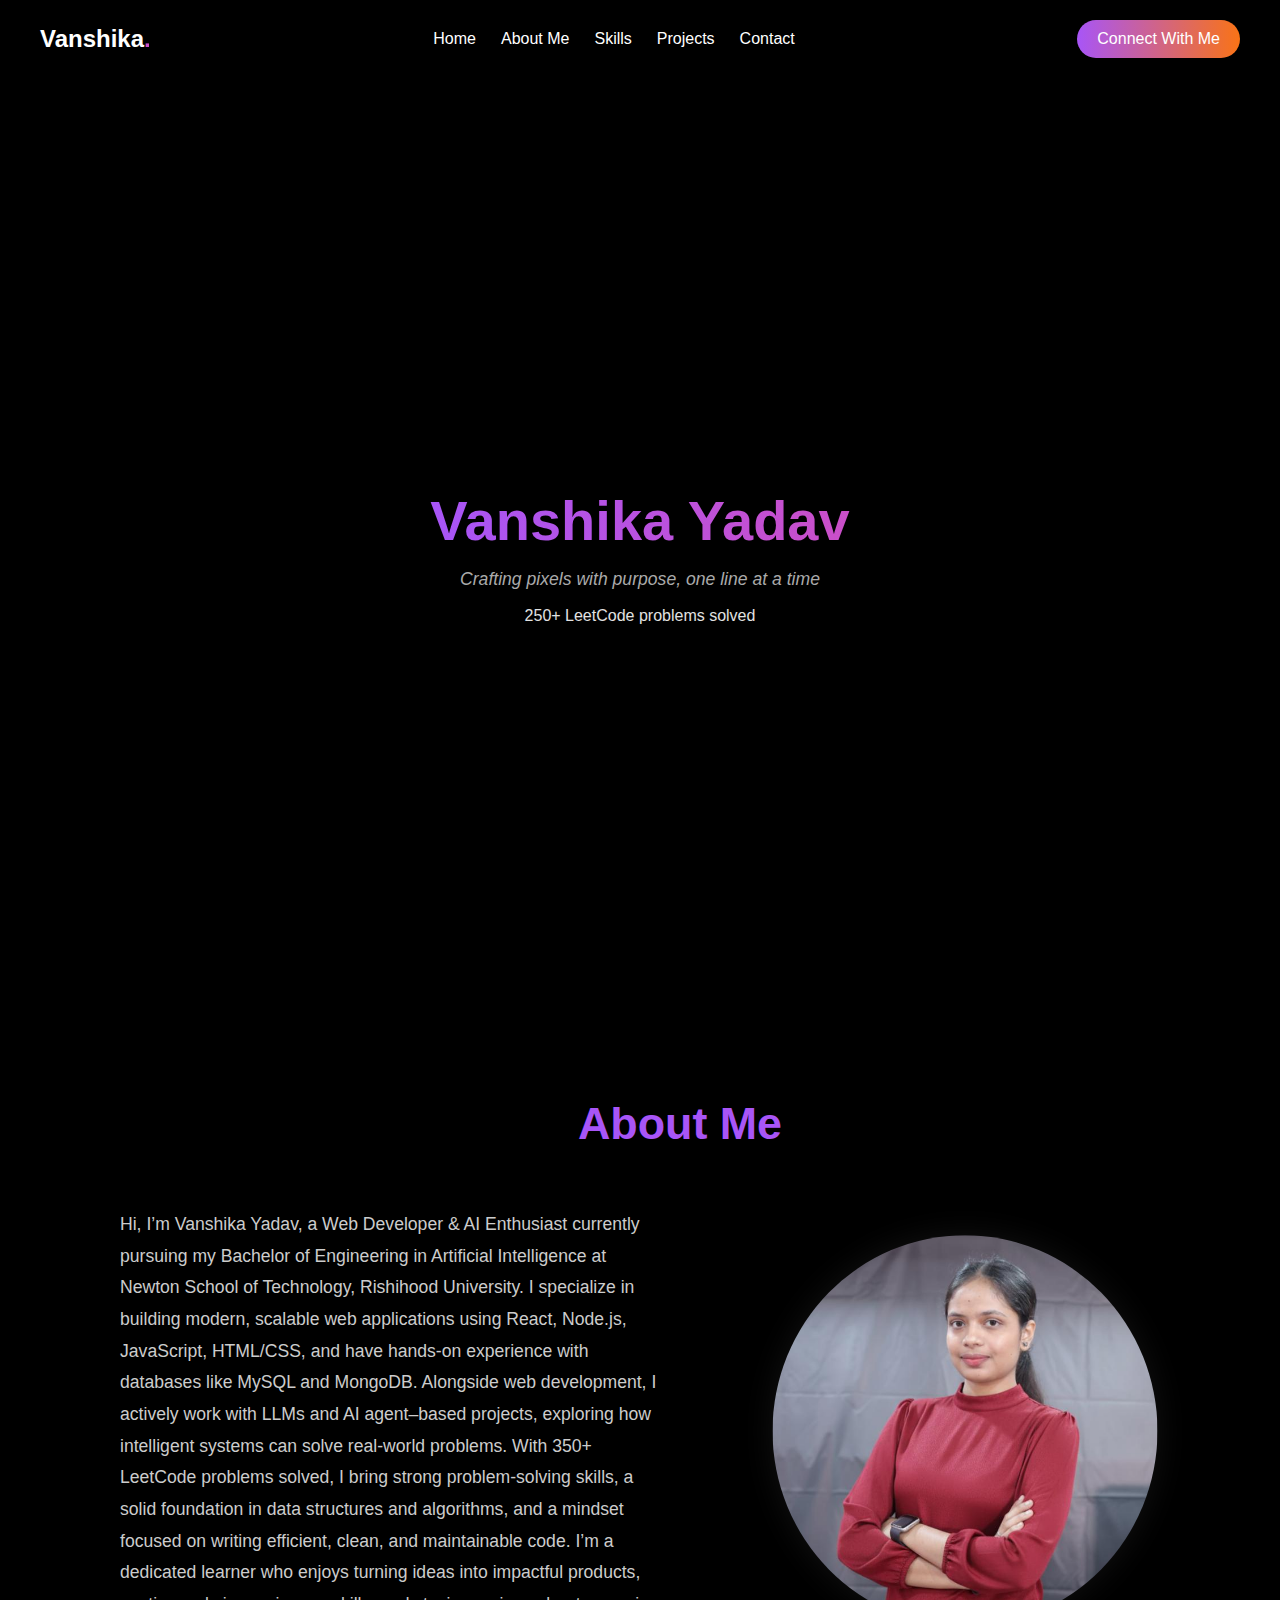
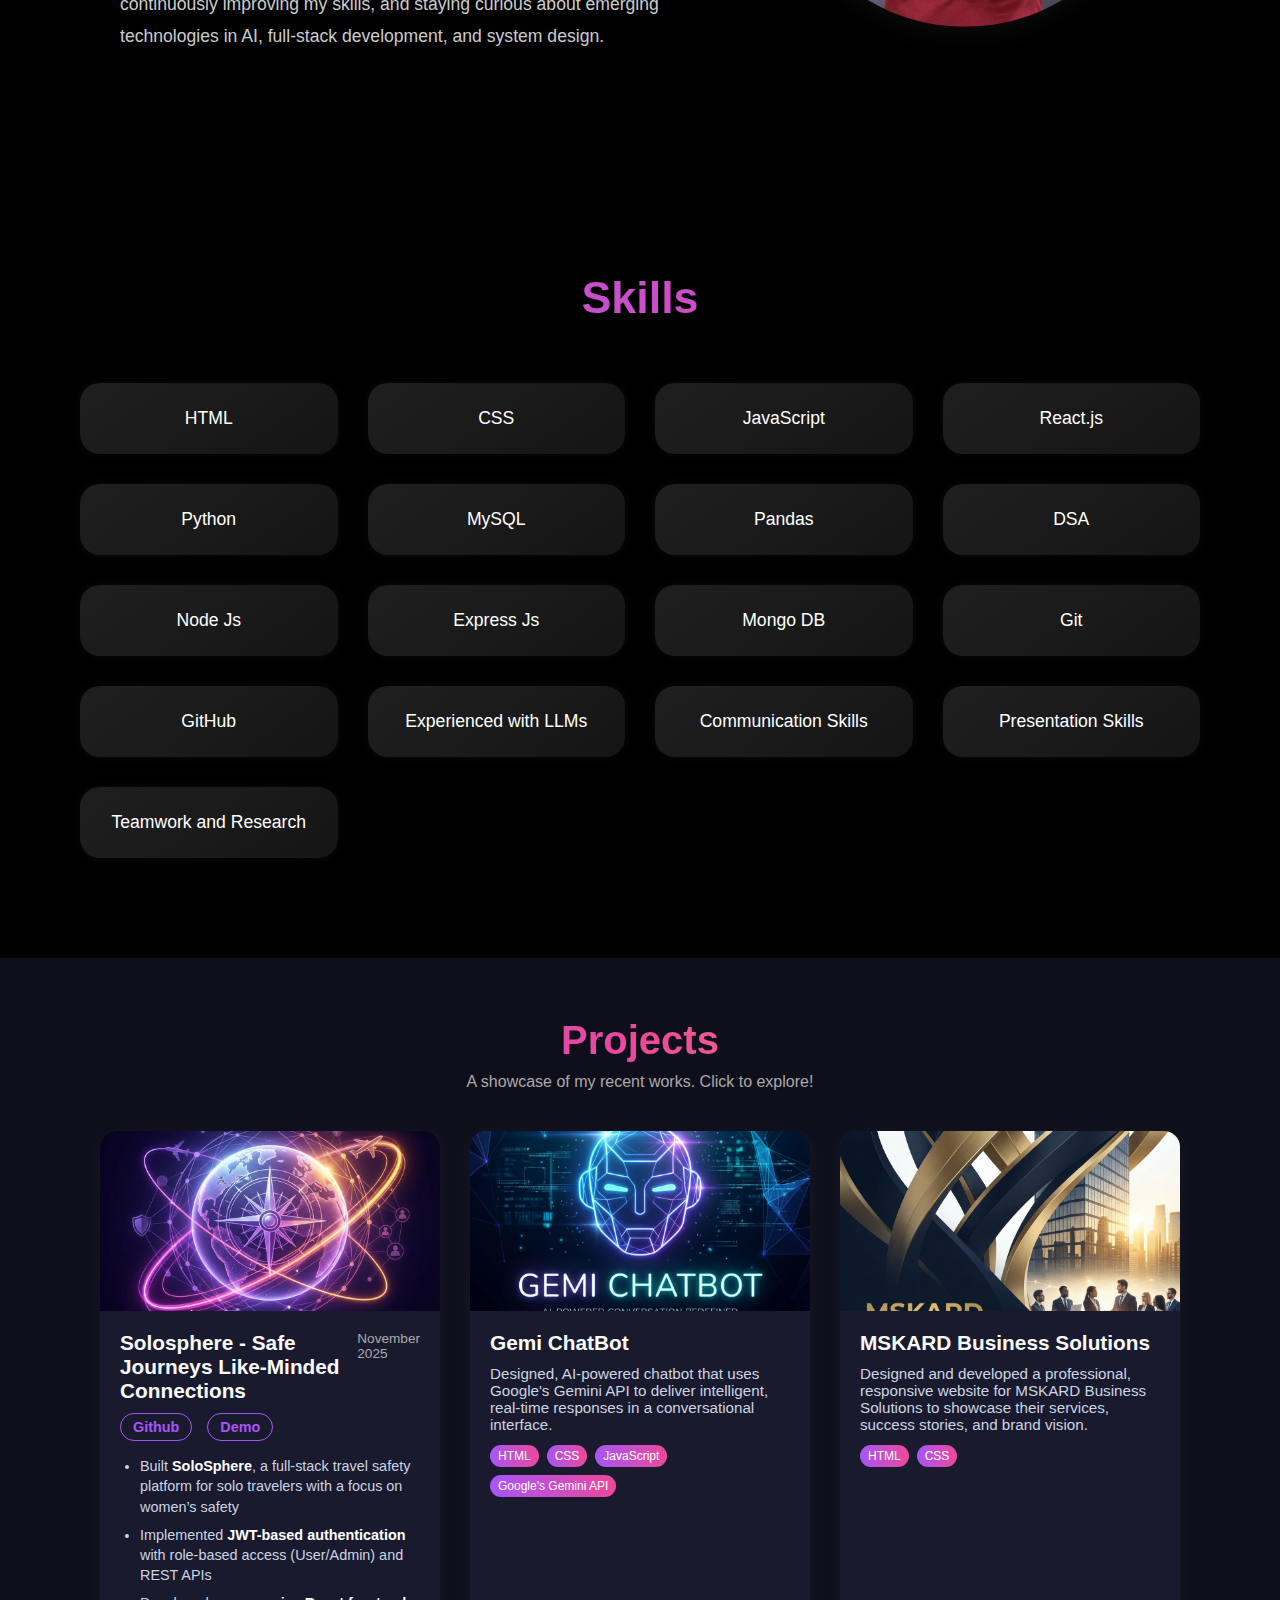
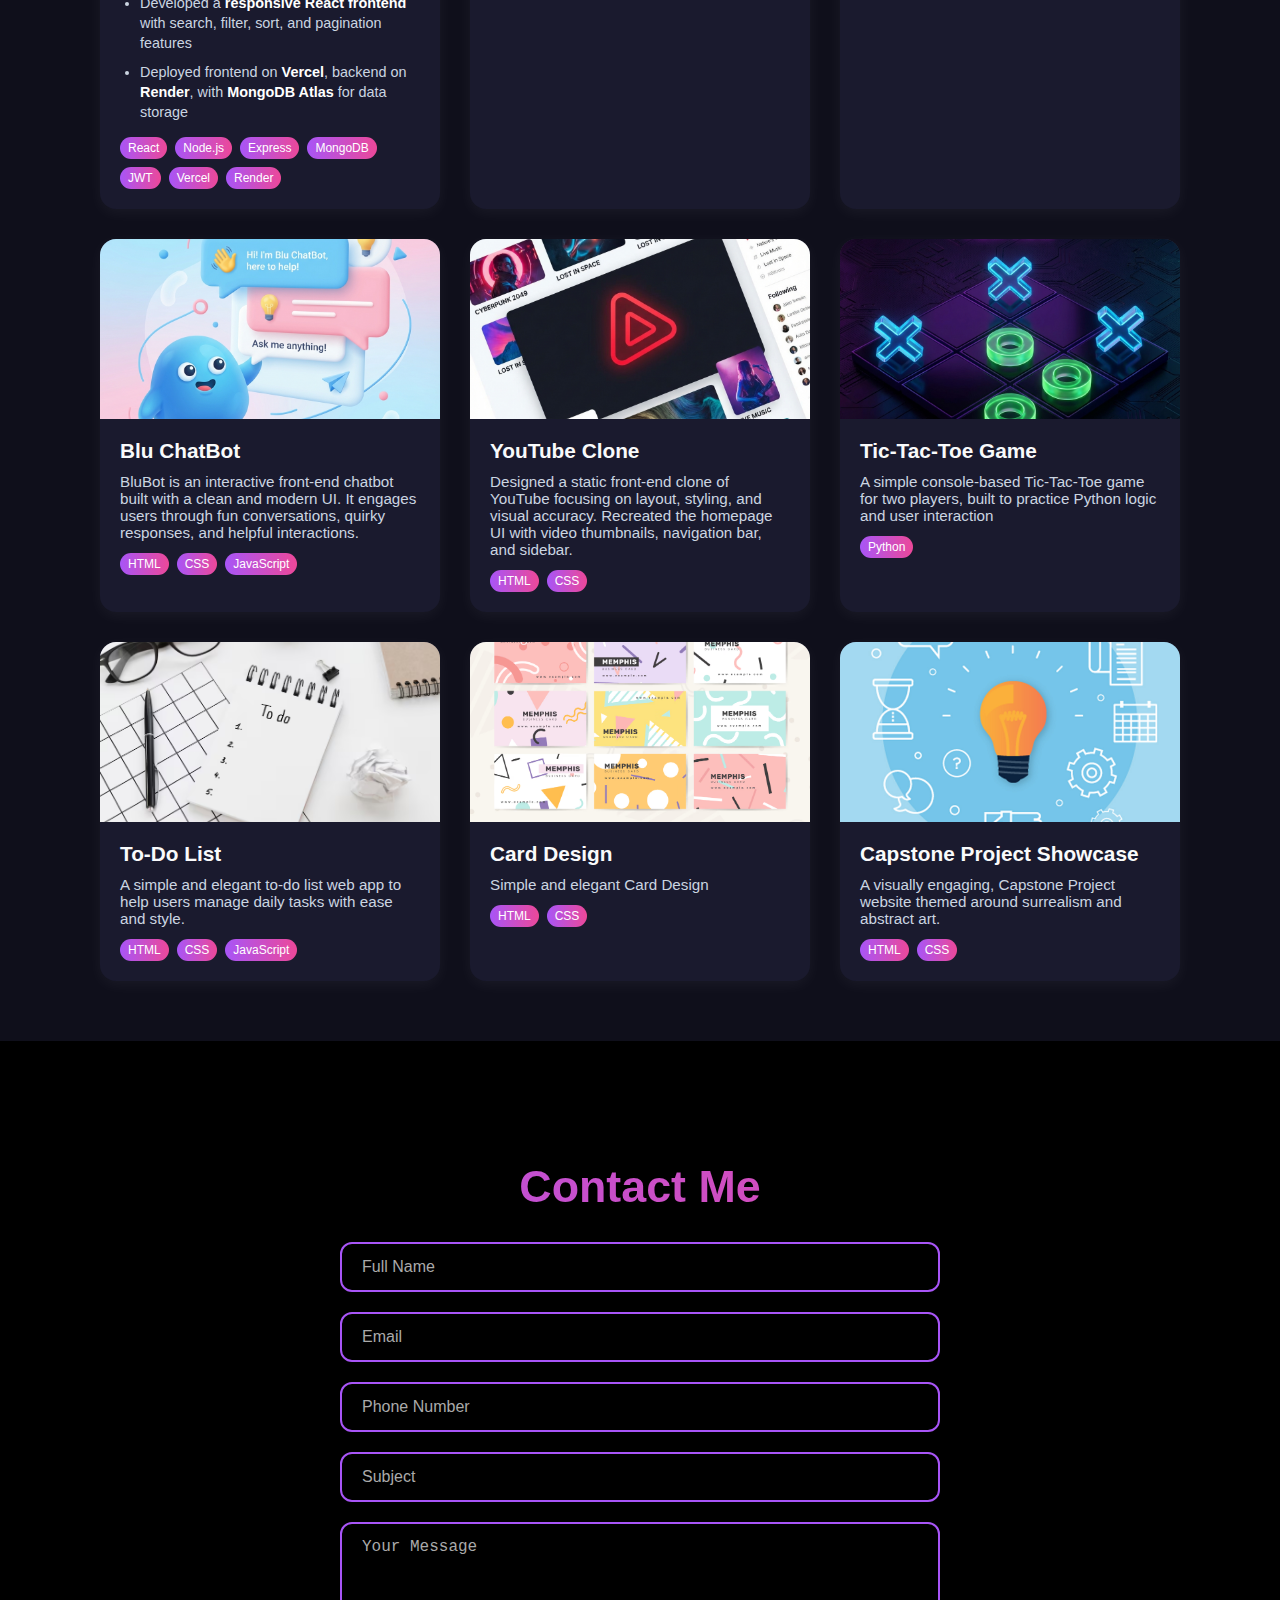
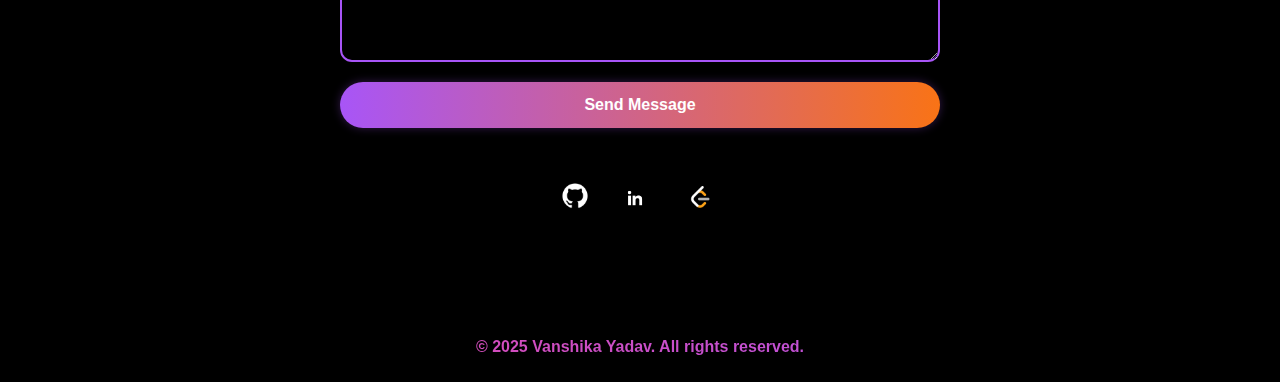
<file: Documents/CodingSpace/Portfolio Final/index.html>
<!DOCTYPE html>
<html lang="en">

<head>
  <meta charset="UTF-8" />
  <meta name="viewport" content="width=device-width, initial-scale=1.0" />
  <title>Vanshika Yadav | Web Developer</title>
  <link rel="stylesheet" href="style.css" />
</head>

<body>
  <!-- Navbar -->
  <header class="navbar">
    <div class="logo">Vanshika<span>.</span></div>
    <nav>
      <ul class="nav-links">
        <li><a href="#home">Home</a></li>
        <li><a href="#about">About Me</a></li>
        <li><a href="#skills">Skills</a></li>
        <li><a href="#projects">Projects</a></li>
        <li><a href="#contact">Contact</a></li>
      </ul>
    </nav>
    <a href="#contact" class="connect-btn">Connect With Me</a>
  </header>

  <!-- Hero Section -->
  <section class="hero" id="home">
    <h1 class="name">Vanshika Yadav</h1>
    <p class="quote">Crafting pixels with purpose, one line at a time</p>
    <p class="tagline">250+ LeetCode problems solved</p>
  </section>

  <section class="about" id="about">
    <div class="about-wrapper">
      <h2 class="about-heading">About Me</h2>

      <div class="about-content">
        <div class="text-section">
          <p>
           Hi, I’m Vanshika Yadav, a Web Developer & AI Enthusiast currently pursuing my Bachelor of Engineering in Artificial Intelligence at Newton School of Technology, Rishihood University.

I specialize in building modern, scalable web applications using React, Node.js, JavaScript, HTML/CSS, and have hands-on experience with databases like MySQL and MongoDB. Alongside web development, I actively work with LLMs and AI agent–based projects, exploring how intelligent systems can solve real-world problems.

With 350+ LeetCode problems solved, I bring strong problem-solving skills, a solid foundation in data structures and algorithms, and a mindset focused on writing efficient, clean, and maintainable code.

I’m a dedicated learner who enjoys turning ideas into impactful products, continuously improving my skills, and staying curious about emerging technologies in AI, full-stack development, and system design.
          </p>

          <!-- Tech stack line -->
          <!-- <p class="tech-stack">
            Tech Stack: HTML, CSS, JavaScript, React.js, Python, Database
          </p> -->
        </div>

        <div class="img-section">
          <img src="assets/WhatsApp Image 2026-01-05 at 18.26.50.jpeg" alt="Vanshika Yadav" />
        </div>
      </div>
    </div>
  </section>


  <section class="skills" id="skills">
    <div class="skills-wrapper">
      <h2 class="skills-heading">Skills</h2>

      <div class="skills-grid">
        <div class="skill-card">HTML</div>
        <div class="skill-card">CSS</div>
        <div class="skill-card">JavaScript</div>
        <div class="skill-card">React.js</div>
        <div class="skill-card">Python</div>
        <div class="skill-card">MySQL</div>
        <div class="skill-card">Pandas</div>
        <div class="skill-card">DSA</div>
        <div class="skill-card">Node Js </div>
        <div class="skill-card">Express Js </div>
        <div class="skill-card">Mongo DB</div>
        <div class="skill-card">Git </div>
        <div class="skill-card">GitHub </div>
        <div class="skill-card">Experienced with LLMs</div>
        <div class="skill-card">Communication Skills</div>
        <div class="skill-card">Presentation Skills</div>
        <div class="skill-card">Teamwork and Research</div>
      </div>
    </div>
  </section>

  <section class="projects-section" id="projects">
    <h2 class="section-title">Projects</h2>
    <p class="section-subtitle">A showcase of my recent works. Click to explore!</p>

    <div class="projects-grid">
      <!-- Project - Solosphere -->
      <div class="project-card">
        <div class="project-image" style="background-image: url('./assets/solosphere.png');"></div>
        <div class="project-info">
          <div style="display: flex; justify-content: space-between; align-items: flex-start; margin-bottom: 10px;">
            <h3 style="margin-bottom: 0;">Solosphere - Safe Journeys Like-Minded Connections</h3>
            <span style="color: #aaa; font-size: 0.85rem;">November 2025</span>
          </div>

          <div class="project-links">
            <a href="https://github.com/connectwithvanshika/Solosphere-FS.git" target="_blank">Github</a>
            <a href="https://solosphere-fs.vercel.app/" target="_blank">Demo</a>
          </div>

          <ul>
            <li>Built <strong>SoloSphere</strong>, a full-stack travel safety platform for solo travelers with a focus
              on women’s safety</li>
            <li>Implemented <strong>JWT-based authentication</strong> with role-based access (User/Admin) and REST APIs
            </li>
            <li>Developed a <strong>responsive React frontend</strong> with search, filter, sort, and pagination
              features</li>
            <li>Deployed frontend on <strong>Vercel</strong>, backend on <strong>Render</strong>, with <strong>MongoDB
                Atlas</strong> for data storage</li>
          </ul>

          <div class="tech-tags">
            <span>React</span>
            <span>Node.js</span>
            <span>Express</span>
            <span>MongoDB</span>
            <span>JWT</span>
            <span>Vercel</span>
            <span>Render</span>
          </div>
        </div>
      </div>

      <!-- Project 0 -->
      <a href="https://connectwithvanshika.github.io/GemiChatBot/" class="project-card" target="_blank">
        <div class="project-image" style="background-image: url('./assets/Gemi.png');"></div>
        <div class="project-info">
          <h3>Gemi ChatBot</h3>
          <p>Designed, AI-powered chatbot that uses Google's Gemini API to deliver intelligent, real-time responses in a
            conversational interface.</p>
          <div class="tech-tags">
            <span>HTML</span>
            <span>CSS</span>
            <span>JavaScript</span>
            <span>Google's Gemini API</span>
          </div>
        </div>
      </a>

      <!-- Project 1 -->
      <a href="http://www.mskardbusinesssolution.com/" class="project-card" target="_blank">
        <div class="project-image" style="background-image: url('./assets/Mskard.png');"></div>
        <div class="project-info">
          <h3>MSKARD Business Solutions</h3>
          <p>Designed and developed a professional, responsive website for MSKARD Business Solutions to showcase their
            services, success stories, and brand vision.</p>
          <div class="tech-tags">
            <span>HTML</span>
            <span>CSS</span>
            <!-- <span>JavaScript</span> -->
          </div>
        </div>
      </a>

      <!-- Project 2 -->
      <a href="https://connectwithvanshika.github.io/Blu-ChatBot/" class="project-card" target="_blank">
        <div class="project-image" style="background-image: url('./assets/BluChatbot.png');"></div>
        <div class="project-info">
          <h3>Blu ChatBot</h3>
          <p>BluBot is an interactive front-end chatbot built with a clean and modern UI. It engages users through fun
            conversations, quirky responses, and helpful interactions.</p>
          <div class="tech-tags">
            <span>HTML</span>
            <span>CSS</span>
            <span>JavaScript</span>
          </div>
        </div>
      </a>


      <!-- Project 3 -->
      <a href="https://connectwithvanshika.github.io/YouTube-Clone/" class="project-card" target="_blank">
        <div class="project-image" style="background-image: url('./assets/YouTube.png');"></div>
        <div class="project-info">
          <h3>YouTube Clone</h3>
          <p>Designed a static front-end clone of YouTube focusing on layout, styling, and visual accuracy. Recreated
            the homepage UI with video thumbnails, navigation bar, and sidebar.</p>
          <div class="tech-tags">
            <span>HTML</span>
            <span>CSS</span>
          </div>
        </div>
      </a>

      <!-- Project 4 -->
      <a href="https://github.com/connectwithvanshika/Tic-Tac-Toe" class="project-card" target="_blank">
        <div class="project-image" style="background-image: url('./assets/Tic-tac-toe.png');"></div>
        <div class="project-info">
          <h3>Tic-Tac-Toe Game</h3>
          <p>A simple console-based Tic-Tac-Toe game for two players, built to practice Python logic and user
            interaction</p>
          <div class="tech-tags">
            <span>Python</span>
            <!-- <span>CSS</span> -->
          </div>
        </div>
      </a>

      <!-- Project 5 -->
      <a href="https://connectwithvanshika.github.io/To-Do-List/" class="project-card" target="_blank">
        <div class="project-image" style="background-image: url('assets/high-angle-list-notepad-with-glasses-pen_23-2148443786.avif');"></div>
        <div class="project-info">
          <h3>To-Do List</h3>
          <p>A simple and elegant to-do list web app to help users manage daily tasks with ease and style.</p>
          <div class="tech-tags">
            <span>HTML</span>
            <span>CSS</span>
            <span>JavaScript</span>
          </div>
        </div>
      </a>

      <!-- Project 6 -->
      <a href="https://connectwithvanshika.github.io/Card-Design/" class="project-card" target="_blank">
        <div class="project-image" style="background-image: url('./assets/cute-design-business-card-vector-37537173.avif');"></div>
        <div class="project-info">
          <h3>Card Design</h3>
          <p>Simple and elegant Card Design</p>
          <div class="tech-tags">
            <span>HTML</span>
            <span>CSS</span>
            <!-- <span>JavaScript</span> -->
          </div>
        </div>
      </a>

      <!-- Project 7 -->
      <a href="https://connectwithvanshika.github.io/Capstone-Project/" class="project-card" target="_blank">
        <div class="project-image" style="background-image: url('./assets/2.jpg');"></div>
        <div class="project-info">
          <h3>Capstone Project Showcase</h3>
          <p>A visually engaging, Capstone Project website themed around surrealism and abstract art.</p>
          <div class="tech-tags">
            <span>HTML</span>
            <span>CSS</span>
            <!-- <span>JS</span> -->
          </div>
        </div>
      </a>
    </div>
  </section>

  <!-- Contact Section  -->
  <section class="contact-section" id="contact">
    <h2 class="contact-title">Contact <span>Me</span></h2>

    <div class="contact-container">
      <form class="contact-form">
        <input type="text" placeholder="Full Name" required />
        <input type="email" placeholder="Email" required />
        <input type="text" placeholder="Phone Number" />
        <input type="text" placeholder="Subject" />
        <textarea placeholder="Your Message" rows="6" required></textarea>
        <button type="submit">Send Message</button>
      </form>

      <div class="social-icons">
        <a href="https://github.com/connectwithvanshika" target="_blank"> <img src="Social/GH.jpeg" alt="GitHub"
            width="30px" height="30x" /></a>
        <a href="https://www.linkedin.com/in/vanshika-y-a4702a304/" target="_blank"> <img src="Social/linkedin.jpg"
            alt="Linkedin" width="40px" height="40px"></a>
        <a href="https://leetcode.com/u/vanshika_bytes/" target="_blank"><img src="Social/Leetcode-Photoroom.png"
            alt="Leetcode" width="40px" height="40px"></a>

      </div>
    </div>
  </section>


  <!-- Footer Section -->
  <section class="footer-section">
    <footer class="main-footer">
      <p>© 2025 Vanshika Yadav. All rights reserved.</p>
    </footer>
  </section>


</body>

</html>
</file>
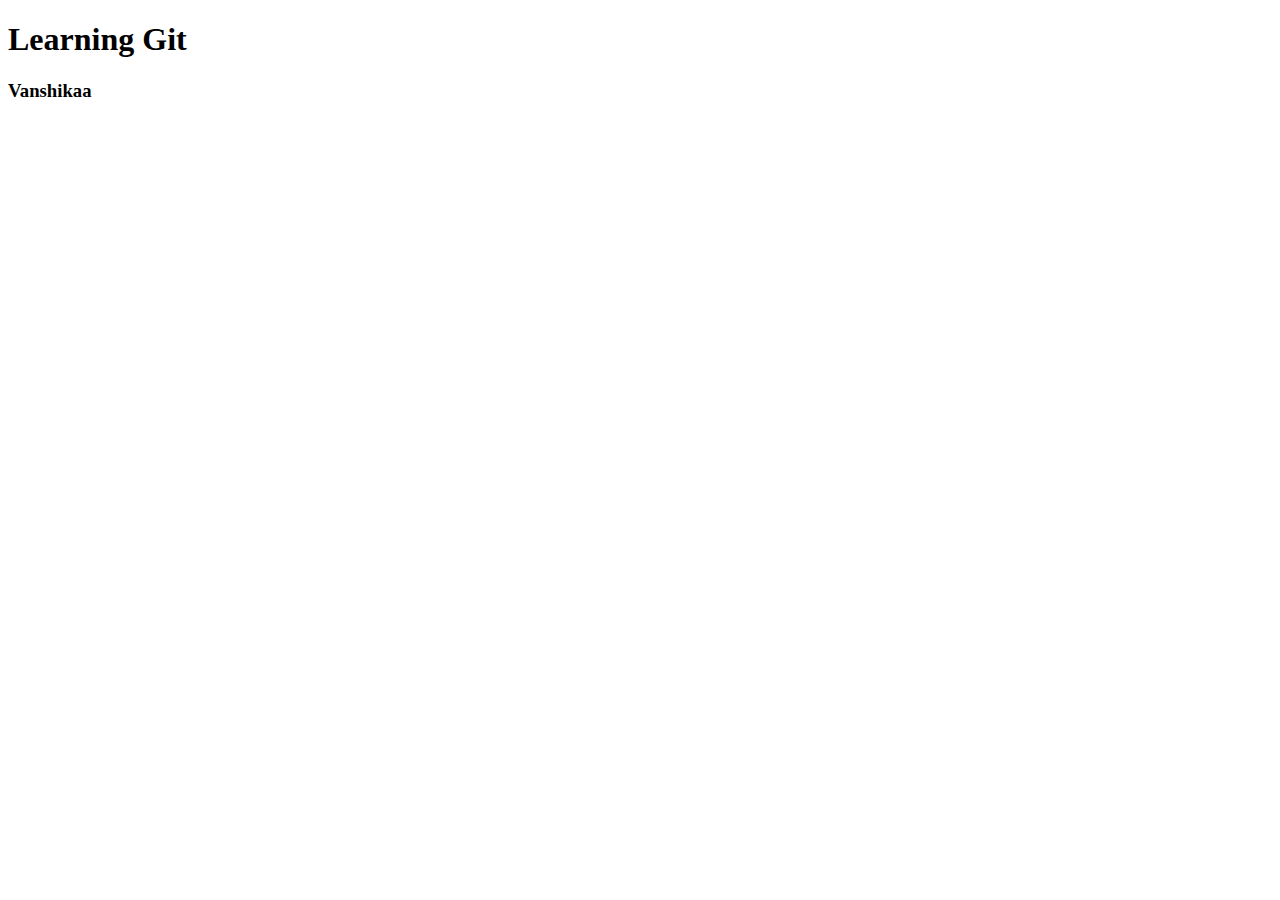
<file: Documents/CodingSpace/Temp/index.html>
<!DOCTYPE html>
<html lang="en">
<head>
    <meta charset="UTF-8">
    <meta name="viewport" content="width=device-width, initial-scale=1.0">
    <title>Document</title>
</head>
<body>
    <h1>Learning Git</h1>
    <h3>Vanshikaa</h3>
</body>
</html>
</file>
<file: Documents/CodingSpace/Portfolio Final/style.css>
/* Overall CSS */
  * {
    margin: 0;
    padding: 0;
    box-sizing: border-box;
  }

  body {
    background-color: #000;
    color: #fff;
    font-family: 'Poppins', sans-serif;
  }

  /* Navbar */
  .navbar {
    width: 100%;
    padding: 20px 40px;
    background: black;
    display: flex;
    justify-content: space-between;
    align-items: center;
    position: sticky;
    top: 0;
    z-index: 1000;
  }

  .logo {
    font-size: 1.5rem;
    font-weight: 600;
    color: #fff;
  }

  .logo span {
    background: linear-gradient(90deg, #a855f7, #ec4899);
    -webkit-background-clip: text;
    background-clip: text;
    -webkit-text-fill-color: transparent;
  }

  .nav-links {
    list-style: none;
    display: flex;
    gap: 25px;
  }

  .nav-links li a {
    color: #fff;
    text-decoration: none;
    font-size: 1rem;
    position: relative;
  }

  .nav-links li a::after {
    content: '';
    display: block;
    width: 0;
    height: 1.5px;
    background: linear-gradient(90deg, #a855f7, #ec4899);
    transition: 0.3s;
    position: absolute;
    bottom: -5px;
    left: 0;
  }

  .nav-links li a:hover::after {
    width: 100%;
  }

  .connect-btn {
    padding: 10px 20px;
    border-radius: 30px;
    background: linear-gradient(90deg, #a855f7, #f97316);
    color: white;
    text-decoration: none;
    font-weight: 500;
    transition: 0.3s;
  }

  .connect-btn:hover {
    opacity: 0.9;
  }

  /* Hero Section */
  .hero {
    height: 100vh;
    display: flex;
    flex-direction: column;
    justify-content: center;
    align-items: center;
    text-align: center;
    padding-top: 60px;
  }

  .name {
    font-size: 3.5rem;
    font-weight: 700;
    background: linear-gradient(90deg, #a855f7, #ec4899);
    -webkit-background-clip: text;
    background-clip: text;
    -webkit-text-fill-color: transparent;
    animation: popUp 2s ease-in-out, gradientShift 5s ease infinite;
  }

  .quote {
    margin-top: 1rem;
    font-size: 1.1rem;
    color: #aaa;
    font-style: italic;
    animation: fadeInUp 2s ease-in-out;
  }

  /* Animations */
  @keyframes popUp {
    0% {
      opacity: 0;
      transform: scale(0.8);
    }

    100% {
      opacity: 1;
      transform: scale(1);
    }
  }

  @keyframes fadeInUp {
    0% {
      opacity: 0;
      transform: translateY(15px);
    }

    100% {
      opacity: 1;
      transform: translateY(0);
    }
  }

  @keyframes gradientShift {
    0% {
      background-position: 0% 50%;
    }

    50% {
      background-position: 100% 50%;
    }

    100% {
      background-position: 0% 50%;
    }
  }

  .name {
    background-size: 200% 200%;
  }


  @media (max-width: 768px) {
    .nav-links {
      display: none;
    }

    .connect-btn {
      font-size: 0.9rem;
      padding: 8px 16px;
    }

    .name {
      font-size: 2.5rem;
    }

    .quote {
      font-size: 1rem;
    }
  }

  @media (max-width: 480px) {
    .name {
      font-size: 2rem;
    }

    .quote {
      font-size: 0.95rem;
    }
  }

  .tagline {
    margin-top: 0.8rem;
    font-size: 1rem;
    color: #e2e2e2;
    font-weight: 500;
    max-width: 90%;
    line-height: 1.6;
    animation: fadeInUp 2.5s ease-in-out;
  }


  @media (max-width: 768px) {
    .tagline {
      font-size: 0.95rem;
      text-align: center;
      padding: 0 20px;
    }
  }

  @media (max-width: 480px) {
    .tagline {
      font-size: 0.9rem;
      padding: 0 15px;
    }
  }

  .tech-stack {
    color: #aaa;
    font-size: 1rem;
    margin-top: 1rem;
    font-style: italic;
    letter-spacing: 0.5px;
  }

  .about {
    background-color: black;
    width: 100vw;
    padding: 120px 0;
  }

  .about-wrapper {
    width: 100%;
    max-width: 1400px;
    margin: auto;
    padding: 0 40px;
    display: flex;
    flex-direction: column;
    gap: 60px;
  }

  .about-heading {
    font-size: 2.8rem;
    font-weight: 600;
    color: #a855f7;
    text-align: center;
    margin-left: 80px;
  }

  .about-content {
    display: flex;
    flex-wrap: wrap;
    justify-content: space-between;
    align-items: center;
    gap: 20px;
    margin-left: 80px;
  }

  .text-section {
    flex: 1;
    font-size: 1.1rem;
    line-height: 1.8;
    color: #ccc;
    min-width: 300px;
  }

  .img-section {
    flex: 1;
    display: flex;
    justify-content: center;
    min-width: 300px;

  }

  .img-section img {
    width: 100%;
    max-width: 350px;
    border-radius: 50%;
    box-shadow: 0 0 30px rgba(255, 255, 255, 0.07);
    animation: popUp 2s ease-in-out;

    transform: scale(1.1);
    object-fit: cover;
  }



  @media (max-width: 768px) {
    .about-content {
      flex-direction: column;
      text-align: center;
    }

    .about-heading {
      font-size: 2rem;
    }

    .text-section p {
      font-size: 1rem;
    }
  }

  @media screen and (max-width: 768px) {
    .about-container {
      flex-direction: column;
      text-align: center;
    }

    .about-text h2 {
      font-size: 2.2rem;
    }

    .about-img {
      display: flex;
      justify-content: center;
      align-items: center;
      width: 100%;
    }

    .about-img img {
      width: 250px;
      height: 250px;
      margin: 0 auto;
    }
  }

  .skills {
    background-color: black;
    width: 100vw;
    padding: 100px 0;
  }

  .skills-wrapper {
    max-width: 1200px;
    margin: auto;
    padding: 0 40px;
  }

  .skills-heading {
    font-size: 2.8rem;
    font-weight: 600;
    text-align: center;
    margin-bottom: 60px;
    background: linear-gradient(90deg, #a855f7, #ec4899, #f5f5f5);
    -webkit-background-clip: text;
    -webkit-text-fill-color: transparent;
    background-size: 200% 200%;
    animation: gradientShift 6s ease infinite;
  }

  .skills-grid {
    display: grid;
    grid-template-columns: repeat(auto-fit, minmax(220px, 1fr));
    gap: 30px;
    justify-content: center;
  }

  .skill-card {
    background: linear-gradient(145deg, #1f1f1f, #151515);
    color: #fff;
    padding: 25px;
    text-align: center;
    border-radius: 20px;
    font-size: 1.1rem;
    font-weight: 500;
    box-shadow: 0 0 10px rgba(255, 255, 255, 0.05);
    transition: transform 0.3s ease, box-shadow 0.3s ease;
  }

  .skill-card:hover {
    transform: translateY(-8px);
    box-shadow: 0 0 15px rgba(249, 115, 22, 0.4);
    background: linear-gradient(145deg, #1e1e1e, #121212);
  }


  @media (max-width: 768px) {
    .skills-heading {
      font-size: 2rem;
    }

    .skill-card {
      font-size: 1rem;
      padding: 20px;
    }
  }

  .projects-section {
    background-color: #0f0f1b;
    padding: 60px 20px;
    text-align: center;
    color: white;
    scroll-margin-top: 80px;
  }

  .section-title {
    font-size: 2.5rem;
    background: linear-gradient(to right, #a855f7, #ec4899, #fcd34d);
    -webkit-background-clip: text;
    -webkit-text-fill-color: transparent;
    margin-bottom: 10px;
  }

  .section-subtitle {
    color: #aaa;
    margin-bottom: 40px;
    max-width: 700px;
    margin-inline: auto;
    padding: 0 10px;
    font-size: 1rem;
  }

  .projects-grid {
    padding-left: 80px;
    padding-right: 80px;
    display: grid;
    /* grid-template-columns: repeat(auto-fit, minmax(280px, 1fr)); */
    grid-template-columns: repeat(3, 1fr);
    gap: 30px;
  }

  .project-card {
    background-color: #1a1a2e;
    border-radius: 16px;
    overflow: hidden;
    text-align: left;
    text-decoration: none;
    transition: transform 0.3s ease, box-shadow 0.3s ease;
    box-shadow: 0 4px 15px rgba(255, 255, 255, 0.05);
  }

  .project-card:hover {
    transform: scale(1.03);
    box-shadow: 0 0 20px rgba(168, 85, 247, 0.4);
  }

  .project-image {
    height: 180px;
    background-color: #2c2c3e;
    background-size: cover;
    background-position: center;
  }

  .project-info {
    padding: 20px;
  }

  .project-info h3 {
    font-size: 1.3rem;
    color: #f9fafb;
    margin-bottom: 10px;
  }

  .project-info p {
    color: #cbd5e1;
    font-size: 0.95rem;
    margin-bottom: 12px;
  }

  .project-info ul {
    list-style: disc;
    margin-left: 20px;
    color: #cbd5e1;
    font-size: 0.9rem;
    margin-bottom: 15px;
  }

  .project-info ul li {
    margin-bottom: 8px;
    line-height: 1.4;
  }

  .project-info ul li strong {
    color: #fff;
  }

  .project-links {
    display: flex;
    gap: 15px;
    margin-bottom: 15px;
  }

  .project-links a {
    color: #a855f7;
    text-decoration: none;
    font-size: 0.9rem;
    font-weight: 600;
    padding: 5px 12px;
    border: 1px solid #a855f7;
    border-radius: 20px;
    transition: all 0.3s ease;
  }

  .project-links a:hover {
    background: #a855f7;
    color: #fff;
    box-shadow: 0 0 10px rgba(168, 85, 247, 0.4);
  }

  .tech-tags {
    display: flex;
    flex-wrap: wrap;
    gap: 8px;
  }

  .tech-tags span {
    background: linear-gradient(to right, #a855f7, #ec4899);
    color: white;
    padding: 4px 8px;
    font-size: 0.75rem;
    border-radius: 12px;
  }


  @media (max-width: 768px) {
    .section-title {
      font-size: 2rem;
    }

    .section-subtitle {
      font-size: 0.95rem;
    }

    .project-info h3 {
      font-size: 1.1rem;
    }

    .project-info p {
      font-size: 0.9rem;
    }
  }

  @media (max-width: 480px) {
    .projects-grid {
      grid-template-columns: 1fr;
    }

    .project-card {
      border-radius: 12px;
    }

    .project-image {
      height: 160px;
    }
  }

  .contact-section {
    background-color: #000;
    padding: 100px 20px;
    text-align: center;
    color: #fff;
  }

  .contact-title {
    font-size: 2.8rem;
    font-weight: 700;
    padding: 20px;
    background: linear-gradient(to right, #a855f7, #ec4899, #fcd34d);
    -webkit-background-clip: text;
    -webkit-text-fill-color: transparent;
    margin-bottom: 10px;
    animation: gradientShift 6s ease infinite;
    background-size: 200% 200%;
  }

  .contact-subtitle {
    font-size: 1rem;
    color: #cbd5e1;
    margin-bottom: 50px;
    max-width: 700px;
    margin-inline: auto;
    padding: 0 10px;
  }

  .contact-container {
    display: flex;
    flex-direction: column;
    align-items: center;
    gap: 30px;
  }

  .contact-form {
    display: flex;
    flex-direction: column;
    gap: 20px;
    width: 100%;
    max-width: 600px;
  }

  .contact-form input,
  .contact-form textarea {
    background-color: transparent;
    border: 2px solid #a855f7;
    border-radius: 12px;
    padding: 14px 20px;
    color: #fff;
    font-size: 1rem;
    transition: all 0.3s ease;
  }

  .contact-form input::placeholder,
  .contact-form textarea::placeholder {
    color: #aaa;
  }

  .contact-form input:focus,
  .contact-form textarea:focus {
    outline: none;
    box-shadow: 0 0 10px #a855f7;
    border-color: #ec4899;
  }

  .contact-form button {
    background: linear-gradient(to right, #a855f7, #f97316);
    color: #fff;
    border: none;
    padding: 14px 28px;
    border-radius: 30px;
    font-size: 1rem;
    font-weight: 600;
    cursor: pointer;
    transition: all 0.3s ease;
    box-shadow: 0 0 10px rgba(168, 85, 247, 0.3);
  }

  .contact-form button:hover {
    transform: scale(1.05);
    box-shadow: 0 0 20px rgba(236, 72, 153, 0.6);
  }

  .social-icons {
    display: flex;
    justify-content: center;
    gap: 25px;
    margin-top: 20px;
  }

  .social-icons a {
    color: #a855f7;
    font-size: 1.8rem;
    transition: transform 0.3s ease, color 0.3s ease;
  }

  .social-icons a:hover img {
    transform: scale(1.3);
    box-shadow: 0 0 15px 5px #ec4899;

  }

  .social-icons a img {
    object-fit: contain;
    vertical-align: middle;
    transition: transform 0.3s ease;
  }


  @media (max-width: 768px) {
    .contact-form {
      width: 90%;
    }

    .contact-title {
      font-size: 2.2rem;
    }

    .contact-subtitle {
      font-size: 0.95rem;
    }
  }

  .footer-section {
    background-color: black;
    padding: 20px 0;
    text-align: center;
  }

  .main-footer p {
    font-size: 1rem;
    font-weight: 600;
    background: linear-gradient(90deg, #ec4899, #a855f7);
    -webkit-background-clip: text;
    -webkit-text-fill-color: transparent;
    animation: sparkle 2s infinite alternate;
  }


  @keyframes sparkle {
    0% {
      filter: drop-shadow(0 0 2px #ec4899);
    }

    100% {
      filter: drop-shadow(0 0 6px #a855f7);
    }
  }
</file>
